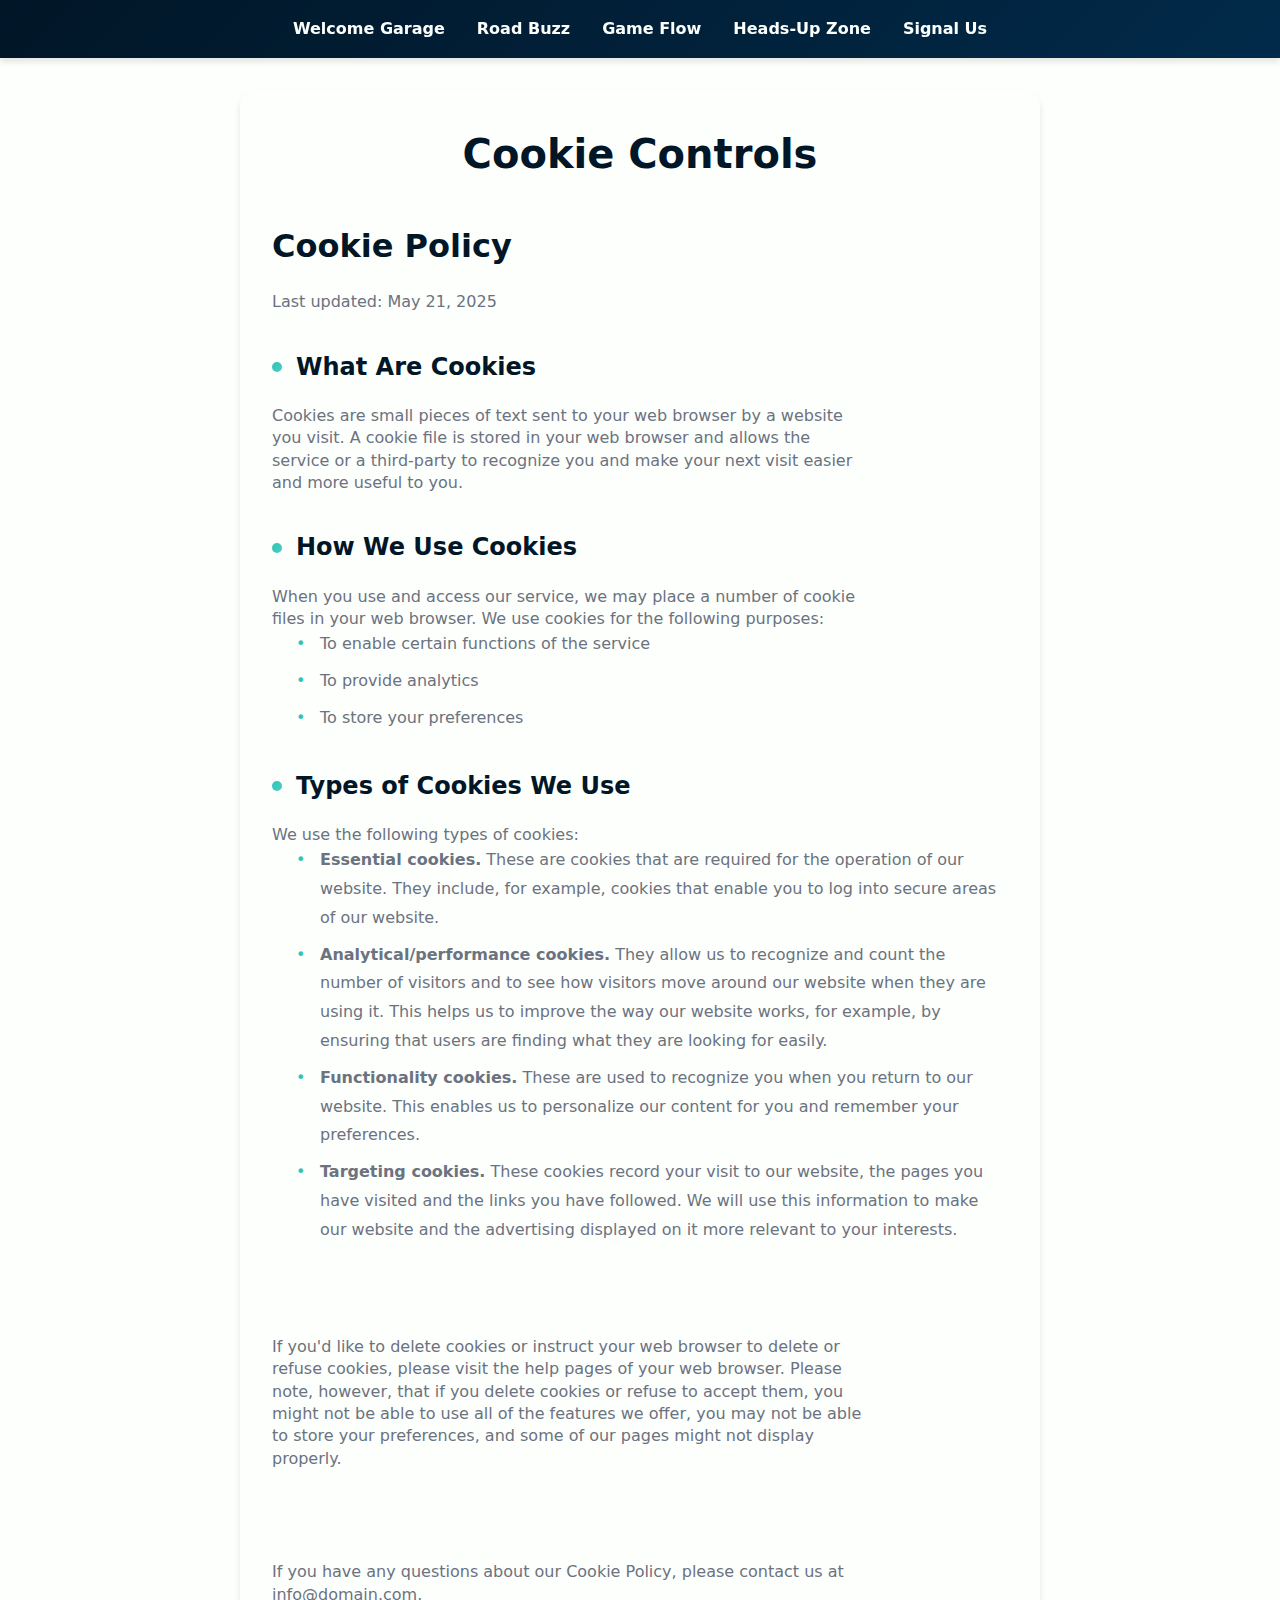
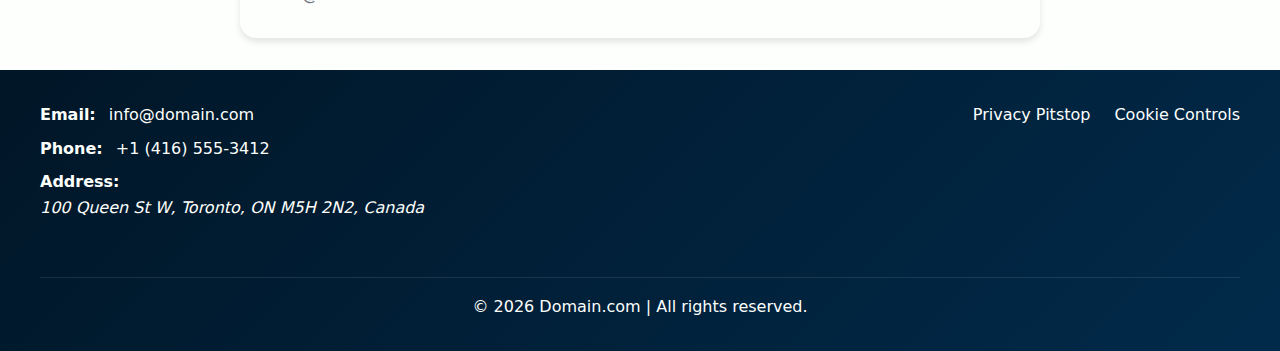
<file: cookie-controls.html>
<!DOCTYPE html>
<html lang="en">
  <head>
    <meta charset="UTF-8" />
    <meta name="viewport" content="width=device-width, initial-scale=1.0" />
    <title>Cookie Controls - Crazy Parking Jam</title>
    <link rel="stylesheet" href="css/global.css" />
    <link rel="icon" href="images/favicon.ico" />
    <script src="js/injectLayout.js" defer></script>
    <script src="js/main.js" defer></script>
  </head>
  <body>
    <div class="header-container" id="header-container"></div>

    <main class="main-content">
      <section class="cookie-container">
        <h1 class="cookie-title">Cookie Controls</h1>

        <div class="cookie-content">
          <h2 class="cookie-section-title">Cookie Policy</h2>
          <p class="cookie-text">Last updated: May 21, 2025</p>

          <h3 class="cookie-subtitle">What Are Cookies</h3>
          <p class="cookie-text">
            Cookies are small pieces of text sent to your web browser by a
            website you visit. A cookie file is stored in your web browser and
            allows the service or a third-party to recognize you and make your
            next visit easier and more useful to you.
          </p>

          <h3 class="cookie-subtitle">How We Use Cookies</h3>
          <p class="cookie-text">
            When you use and access our service, we may place a number of cookie
            files in your web browser. We use cookies for the following
            purposes:
          </p>
          <ul class="cookie-list">
            <li class="cookie-list-item">
              To enable certain functions of the service
            </li>
            <li class="cookie-list-item">To provide analytics</li>
            <li class="cookie-list-item">To store your preferences</li>
          </ul>

          <h3 class="cookie-subtitle">Types of Cookies We Use</h3>
          <p class="cookie-text">We use the following types of cookies:</p>
          <ul class="cookie-list">
            <li class="cookie-list-item">
              <strong>Essential cookies.</strong> These are cookies that are
              required for the operation of our website. They include, for
              example, cookies that enable you to log into secure areas of our
              website.
            </li>
            <li class="cookie-list-item">
              <strong>Analytical/performance cookies.</strong> They allow us to
              recognize and count the number of visitors and to see how visitors
              move around our website when they are using it. This helps us to
              improve the way our website works, for example, by ensuring that
              users are finding what they are looking for easily.
            </li>
            <li class="cookie-list-item">
              <strong>Functionality cookies.</strong> These are used to
              recognize you when you return to our website. This enables us to
              personalize our content for you and remember your preferences.
            </li>
            <li class="cookie-list-item">
              <strong>Targeting cookies.</strong> These cookies record your
              visit to our website, the pages you have visited and the links you
              have followed. We will use this information to make our website
              and the advertising displayed on it more relevant to your
              interests.
            </li>
          </ul>

          <h3 class="cookie-subtitle">Your Choices Regarding Cookies</h3>
          <p class="cookie-text">
            If you'd like to delete cookies or instruct your web browser to
            delete or refuse cookies, please visit the help pages of your web
            browser. Please note, however, that if you delete cookies or refuse
            to accept them, you might not be able to use all of the features we
            offer, you may not be able to store your preferences, and some of
            our pages might not display properly.
          </p>

          <h3 class="cookie-subtitle">Contact Us</h3>
          <p class="cookie-text">
            If you have any questions about our Cookie Policy, please contact us
            at info@domain.com.
          </p>
        </div>
      </section>
    </main>

    <div class="footer-container" id="footer-container"></div>
  </body>
</html>
</file>
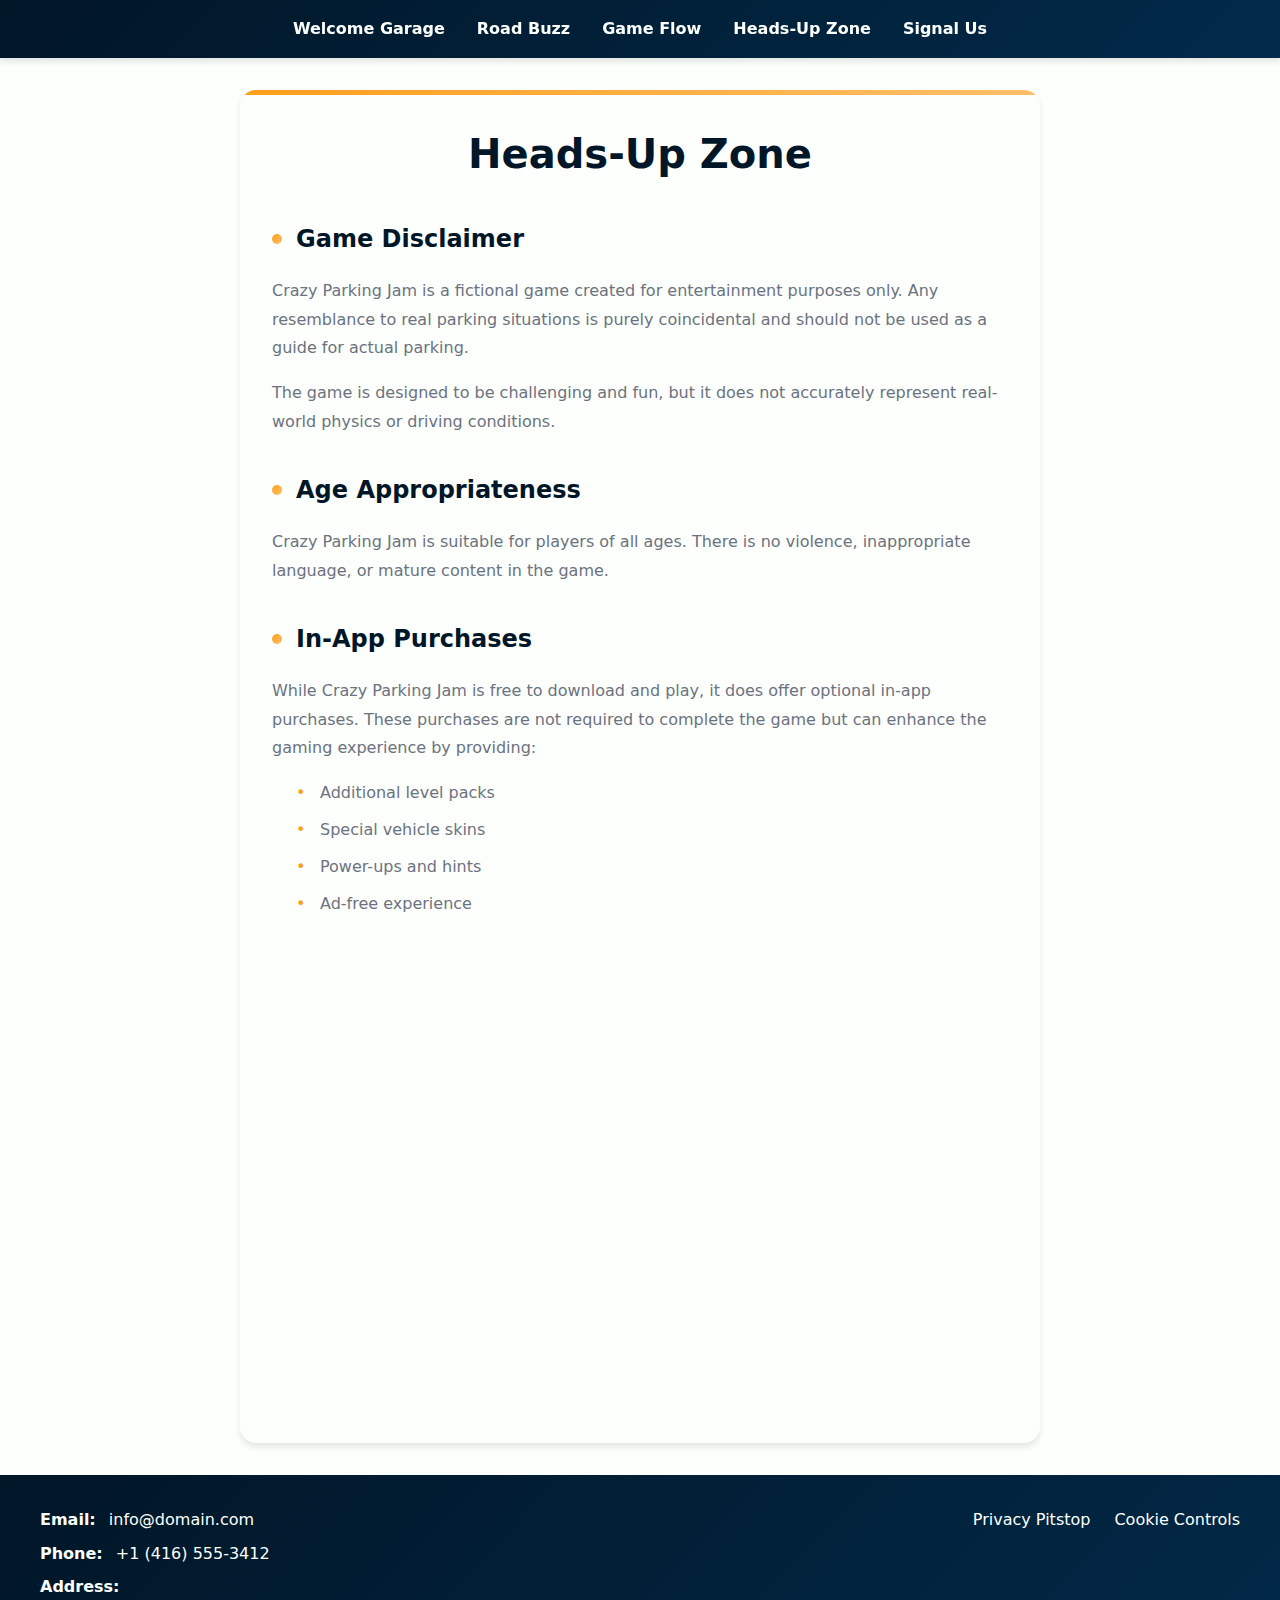
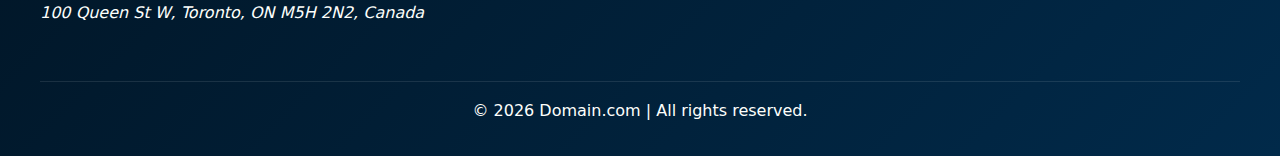
<file: heads-up-zone.html>
<!DOCTYPE html>
<html lang="en">
  <head>
    <meta charset="UTF-8" />
    <meta name="viewport" content="width=device-width, initial-scale=1.0" />
    <title>Heads-Up Zone - Crazy Parking Jam</title>
    <link rel="stylesheet" href="css/global.css" />
    <link rel="icon" href="images/favicon.ico" />
    <script src="js/injectLayout.js" defer></script>
    <script src="js/main.js" defer></script>
  </head>
  <body>
    <div class="header-container" id="header-container"></div>

    <main class="main-content">
      <section class="disclaimer-container">
        <h1 class="disclaimer-title"></h1>
        <div class="disclaimer-content"></div>
      </section>
    </main>

    <div class="footer-container" id="footer-container"></div>
  </body>
</html>
</file>
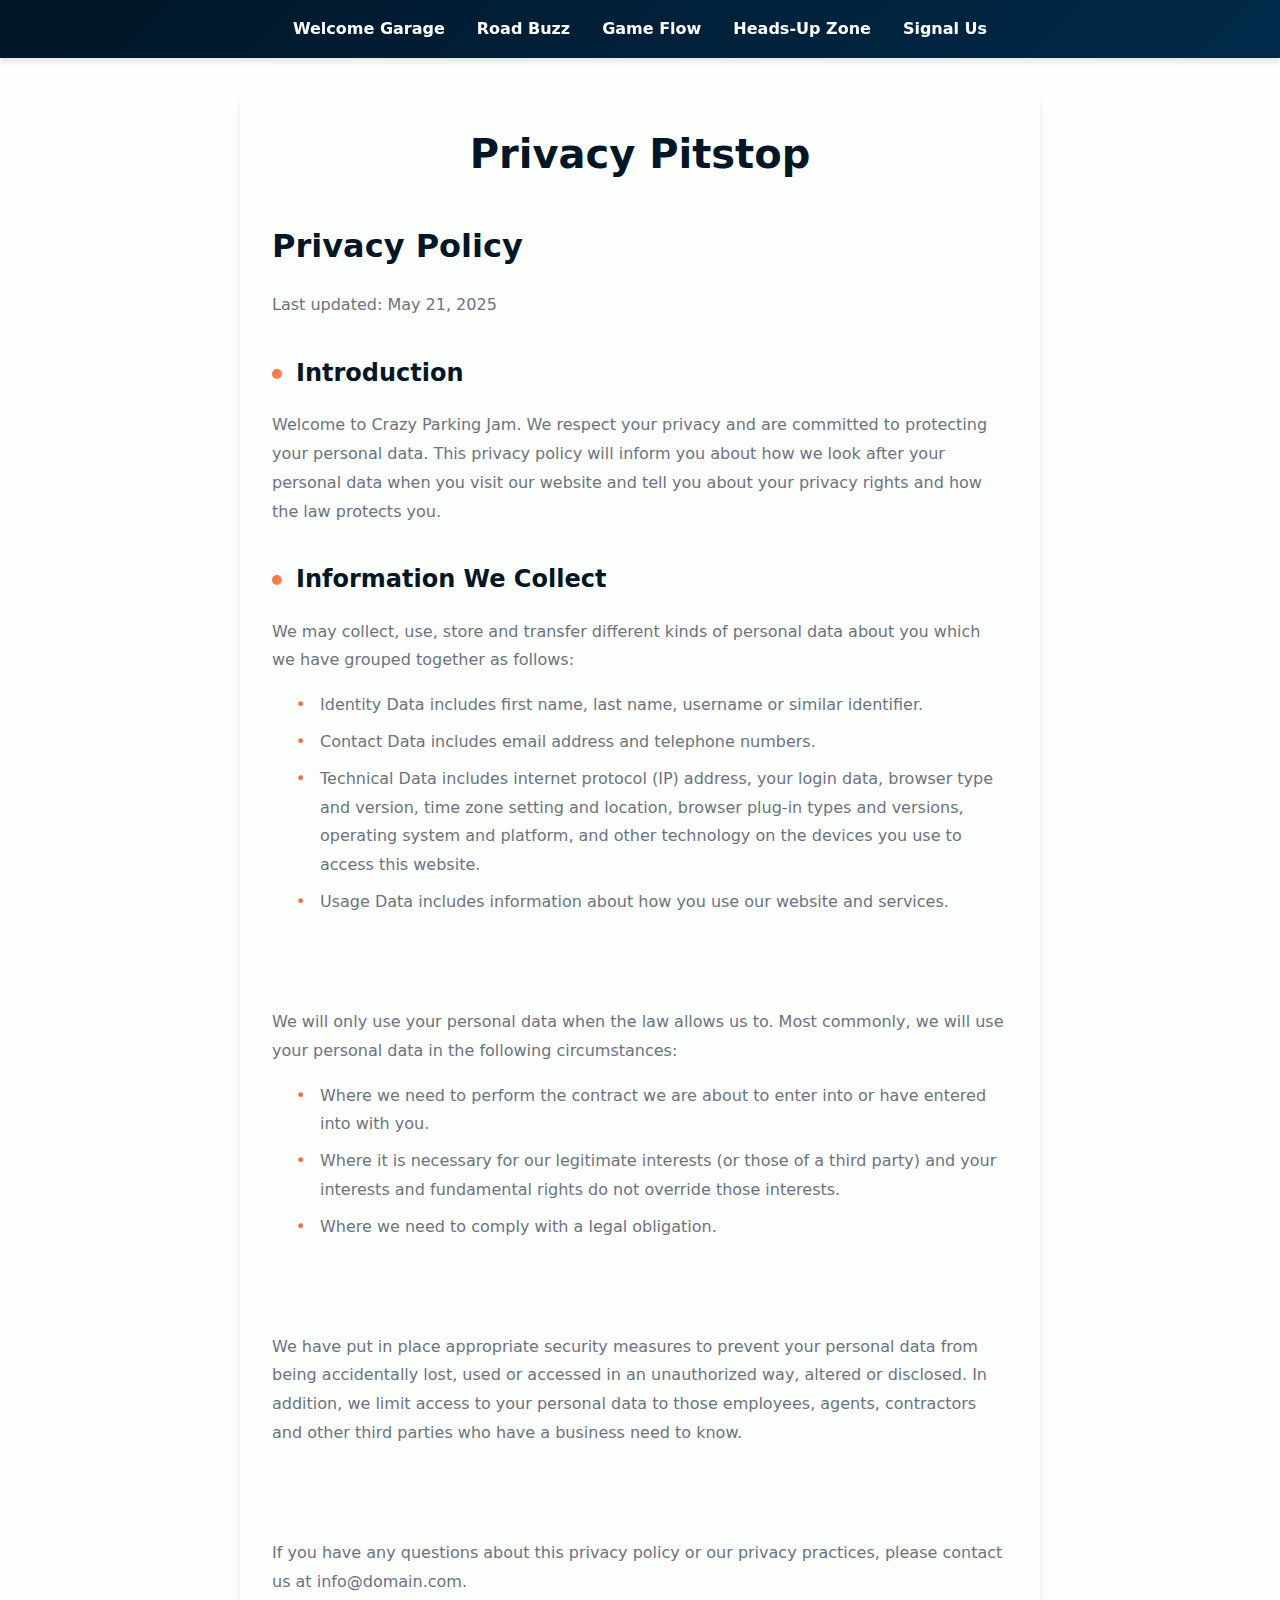
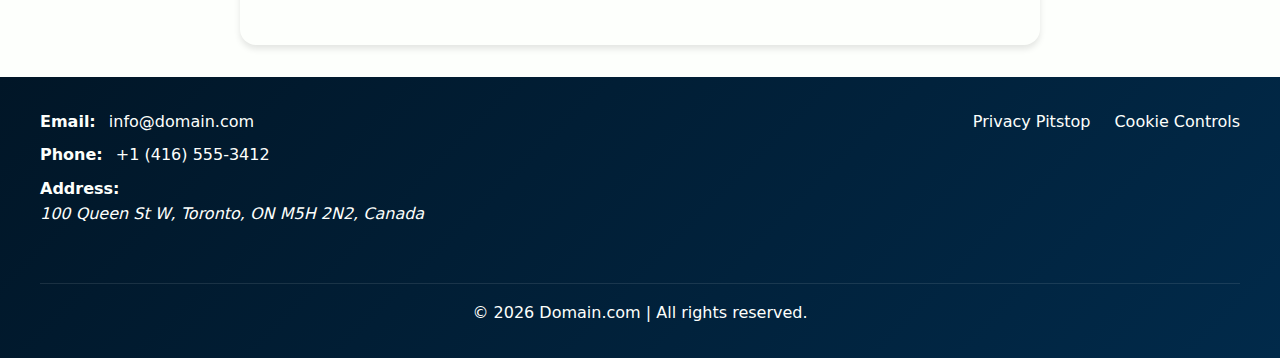
<file: privacy-pitstop.html>
<!DOCTYPE html>
<html lang="en">
  <head>
    <meta charset="UTF-8" />
    <meta name="viewport" content="width=device-width, initial-scale=1.0" />
    <title>Privacy Pitstop - Crazy Parking Jam</title>
    <link rel="stylesheet" href="css/global.css" />
    <link rel="icon" href="images/favicon.ico" />
    <script src="js/injectLayout.js" defer></script>
    <script src="js/main.js" defer></script>
  </head>
  <body>
    <div class="header-container" id="header-container"></div>

    <main class="main-content">
      <section class="privacy-container">
        <h1 class="privacy-title">Privacy Pitstop</h1>

        <div class="privacy-content">
          <h2 class="privacy-section-title">Privacy Policy</h2>
          <p class="privacy-text">Last updated: May 21, 2025</p>

          <h3 class="privacy-subtitle">Introduction</h3>
          <p class="privacy-text">
            Welcome to Crazy Parking Jam. We respect your privacy and are
            committed to protecting your personal data. This privacy policy will
            inform you about how we look after your personal data when you visit
            our website and tell you about your privacy rights and how the law
            protects you.
          </p>

          <h3 class="privacy-subtitle">Information We Collect</h3>
          <p class="privacy-text">
            We may collect, use, store and transfer different kinds of personal
            data about you which we have grouped together as follows:
          </p>
          <ul class="privacy-list">
            <li class="privacy-list-item">
              Identity Data includes first name, last name, username or similar
              identifier.
            </li>
            <li class="privacy-list-item">
              Contact Data includes email address and telephone numbers.
            </li>
            <li class="privacy-list-item">
              Technical Data includes internet protocol (IP) address, your login
              data, browser type and version, time zone setting and location,
              browser plug-in types and versions, operating system and platform,
              and other technology on the devices you use to access this
              website.
            </li>
            <li class="privacy-list-item">
              Usage Data includes information about how you use our website and
              services.
            </li>
          </ul>

          <h3 class="privacy-subtitle">How We Use Your Information</h3>
          <p class="privacy-text">
            We will only use your personal data when the law allows us to. Most
            commonly, we will use your personal data in the following
            circumstances:
          </p>
          <ul class="privacy-list">
            <li class="privacy-list-item">
              Where we need to perform the contract we are about to enter into
              or have entered into with you.
            </li>
            <li class="privacy-list-item">
              Where it is necessary for our legitimate interests (or those of a
              third party) and your interests and fundamental rights do not
              override those interests.
            </li>
            <li class="privacy-list-item">
              Where we need to comply with a legal obligation.
            </li>
          </ul>

          <h3 class="privacy-subtitle">Data Security</h3>
          <p class="privacy-text">
            We have put in place appropriate security measures to prevent your
            personal data from being accidentally lost, used or accessed in an
            unauthorized way, altered or disclosed. In addition, we limit access
            to your personal data to those employees, agents, contractors and
            other third parties who have a business need to know.
          </p>

          <h3 class="privacy-subtitle">Contact Us</h3>
          <p class="privacy-text">
            If you have any questions about this privacy policy or our privacy
            practices, please contact us at info@domain.com.
          </p>
        </div>
      </section>
    </main>

    <div class="footer-container" id="footer-container"></div>
  </body>
</html>
</file>
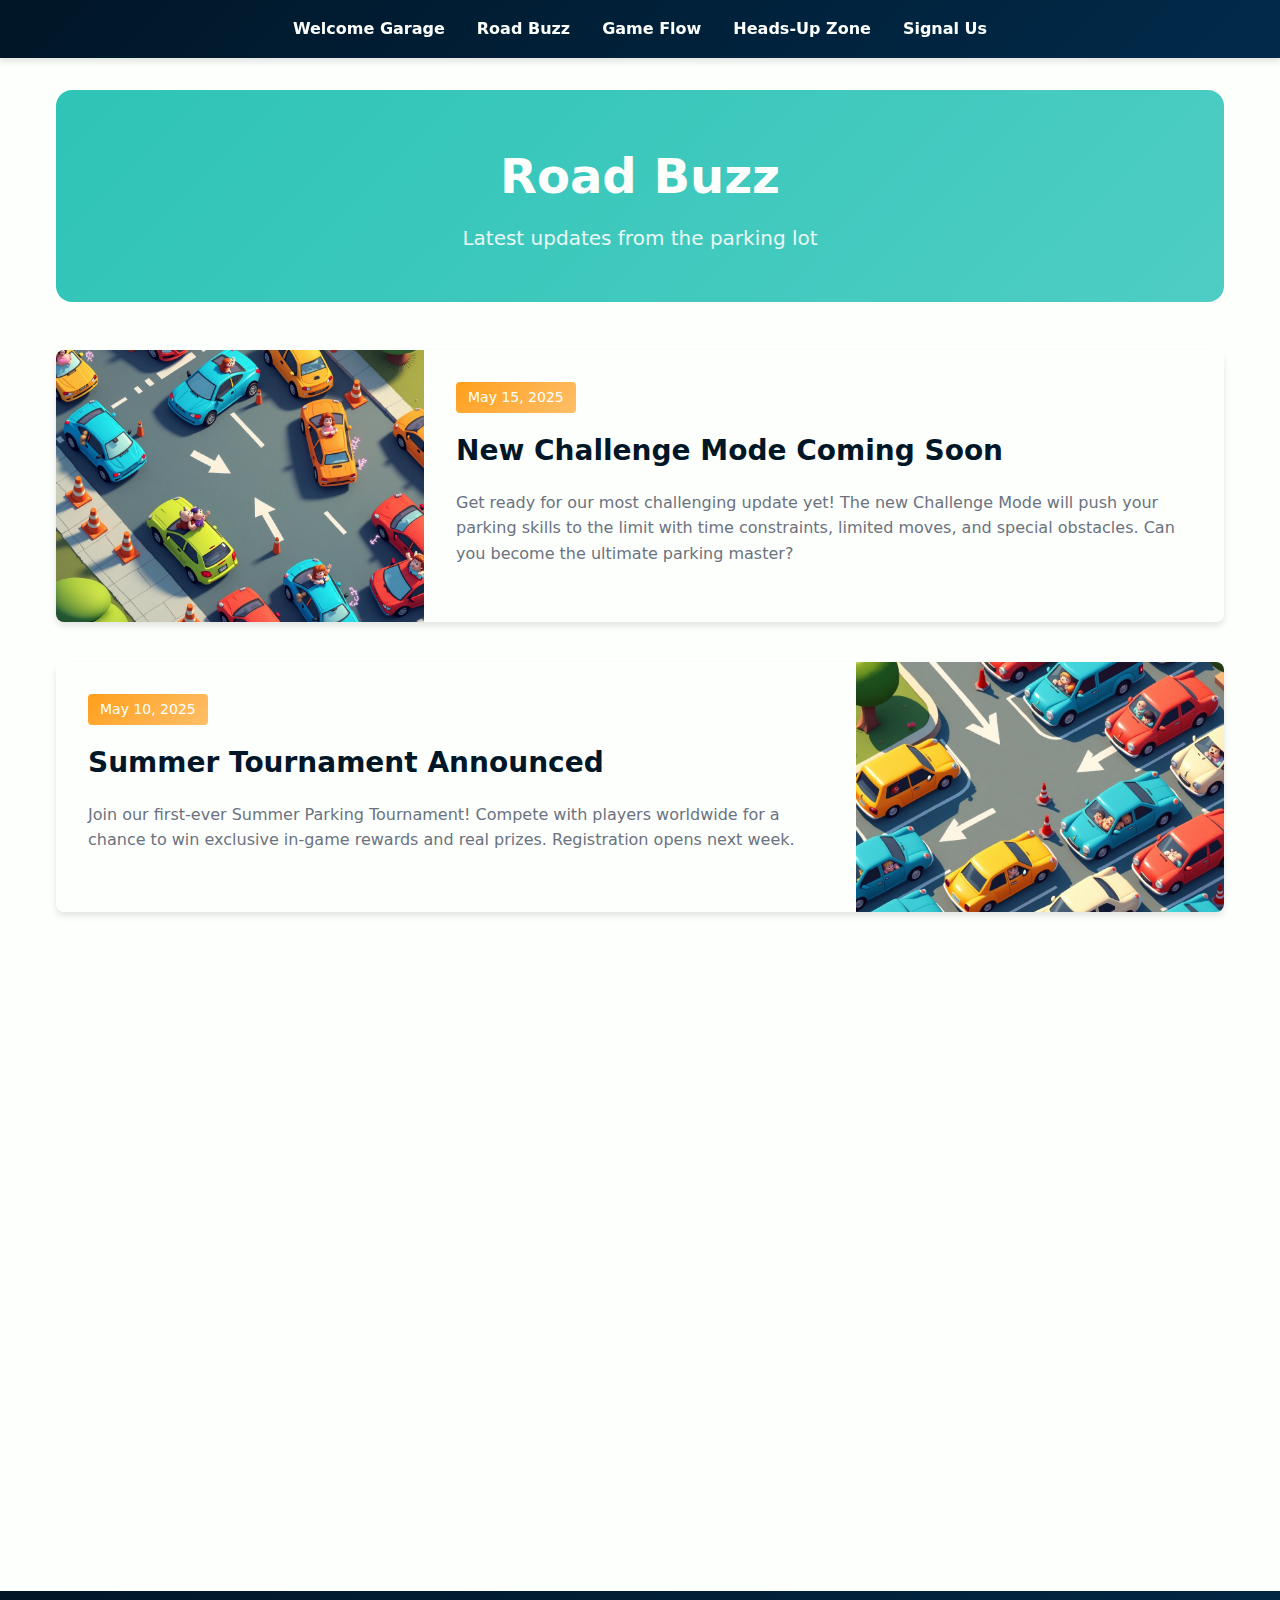
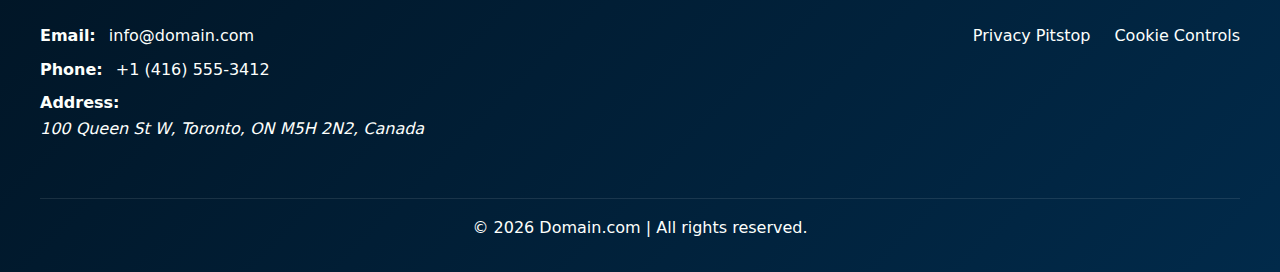
<file: road-buzz.html>
<!DOCTYPE html>
<html lang="en">
  <head>
    <meta charset="UTF-8" />
    <meta name="viewport" content="width=device-width, initial-scale=1.0" />
    <title>Road Buzz - Crazy Parking Jam</title>
    <link rel="stylesheet" href="css/global.css" />
    <link rel="icon" href="images/favicon.ico" />
    <script src="js/injectLayout.js" defer></script>
    <script src="js/main.js" defer></script>
  </head>
  <body>
    <div class="header-container" id="header-container"></div>

    <main class="main-content">
      <section class="news-hero">
        <h1 class="news-title">Road Buzz</h1>
        <p class="news-subtitle">Latest updates from the parking lot</p>
      </section>

      <section class="news-container">
        <!-- News items will be loaded from JSON -->
      </section>
    </main>

    <div class="footer-container" id="footer-container"></div>
  </body>
</html>
</file>
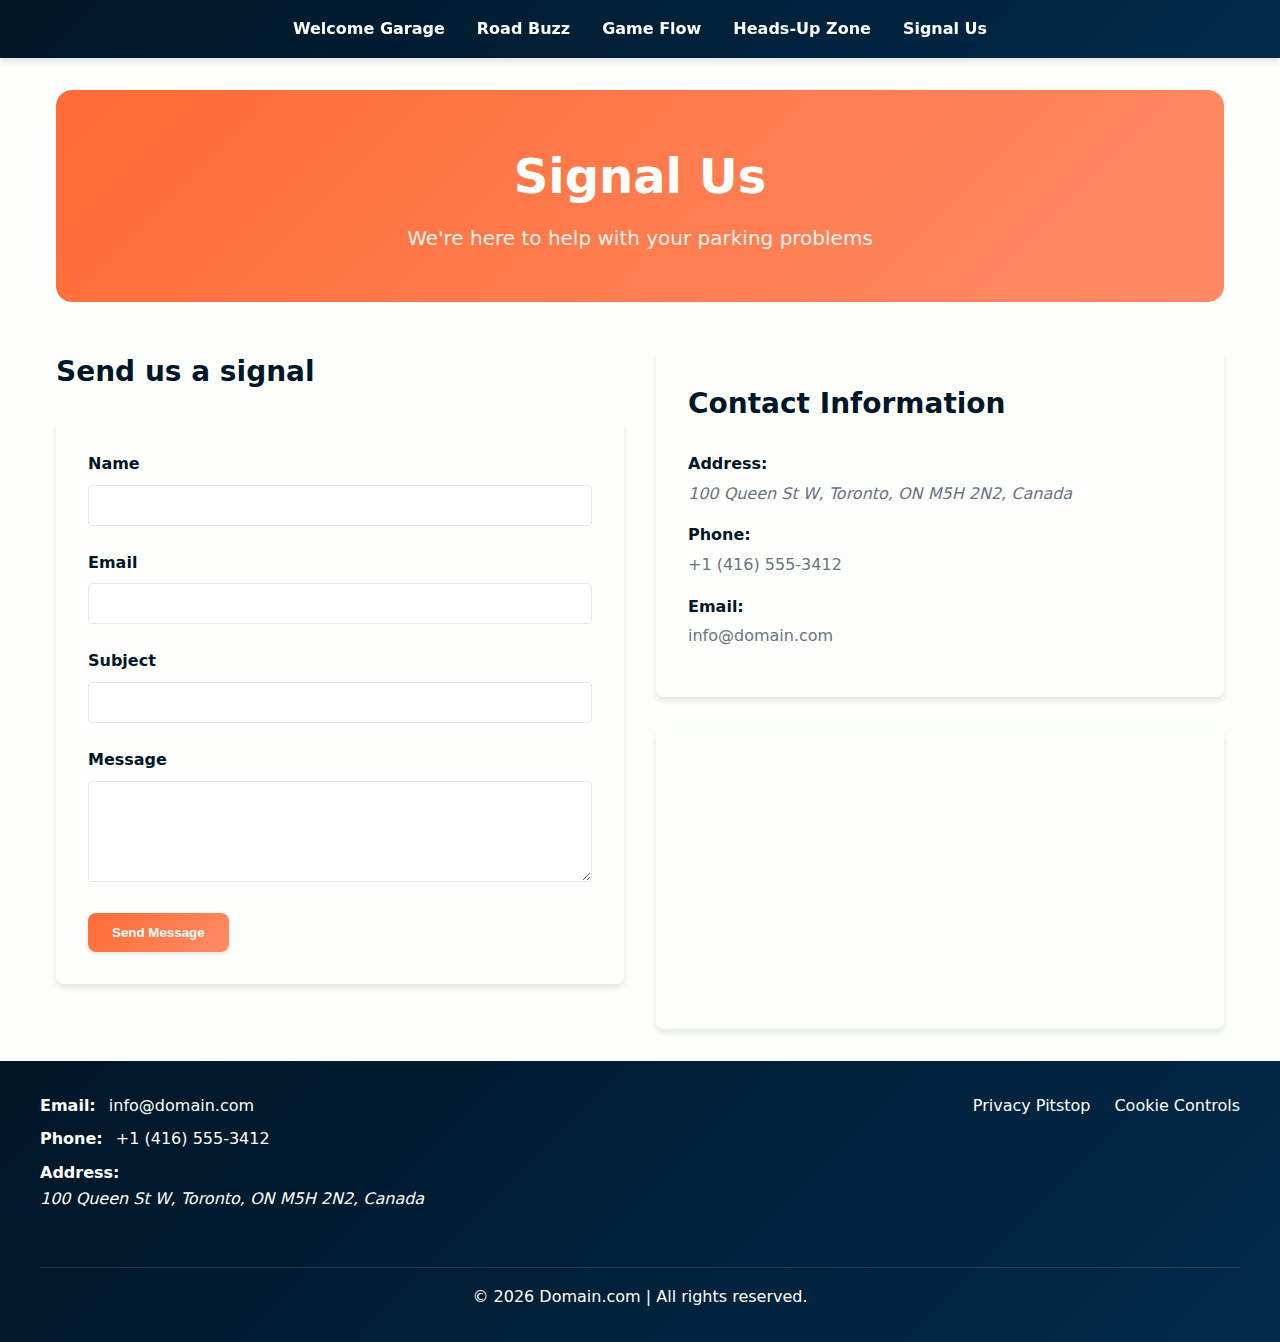
<file: signal-us.html>
<!DOCTYPE html>
<html lang="en">
  <head>
    <meta charset="UTF-8" />
    <meta name="viewport" content="width=device-width, initial-scale=1.0" />
    <title>Signal Us - Crazy Parking Jam</title>
    <link rel="stylesheet" href="css/global.css" />
    <link rel="icon" href="images/favicon.ico" />
    <script src="js/injectLayout.js" defer></script>
    <script src="js/main.js" defer></script>
  </head>
  <body>
    <div class="header-container" id="header-container"></div>

    <main class="main-content">
      <section class="contact-hero">
        <h1 class="contact-title">Signal Us</h1>
        <p class="contact-subtitle">
          We're here to help with your parking problems
        </p>
      </section>

      <section class="contact-container">
        <div class="contact-form-container">
          <h2 class="form-title">Send us a signal</h2>
          <form class="contact-form" id="contactForm">
            <div class="form-group">
              <label class="form-label" for="name">Name</label>
              <input
                class="form-input"
                type="text"
                id="name"
                name="name"
                required
              />
              <span class="error-message" id="nameError"></span>
            </div>
            <div class="form-group">
              <label class="form-label" for="email">Email</label>
              <input
                class="form-input"
                type="email"
                id="email"
                name="email"
                required
              />
              <span class="error-message" id="emailError"></span>
            </div>
            <div class="form-group">
              <label class="form-label" for="subject">Subject</label>
              <input
                class="form-input"
                type="text"
                id="subject"
                name="subject"
                required
              />
              <span class="error-message" id="subjectError"></span>
            </div>
            <div class="form-group">
              <label class="form-label" for="message">Message</label>
              <textarea
                class="form-textarea"
                id="message"
                name="message"
                rows="5"
                required
              ></textarea>
              <span class="error-message" id="messageError"></span>
            </div>
            <button class="submit-button" type="submit">Send Message</button>
          </form>
        </div>

        <div class="contact-info-container">
          <div class="contact-info">
            <h2 class="info-title">Contact Information</h2>
            <div class="info-item">
              <span class="info-label">Address:</span>
              <address class="info-value address"></address>
            </div>
            <div class="info-item">
              <span class="info-label">Phone:</span>
              <a class="info-value phone" href="tel:"></a>
            </div>
            <div class="info-item">
              <span class="info-label">Email:</span>
              <a class="info-value email" href="mailto:info@domain.com"
                >info@domain.com</a
              >
            </div>
          </div>

          <div class="map-container">
            <!-- Google Maps iframe will be loaded from JSON -->
          </div>
        </div>
      </section>
    </main>

    <div class="footer-container" id="footer-container"></div>
  </body>
</html>
</file>
<file: css/global.css>
/* Import individual page styles */
@import "welcome-garage.css";
@import "road-buzz.css";
@import "heads-up-zone.css";
@import "signal-us.css";
@import "privacy-pitstop.css";
@import "cookie-controls.css";

/* CSS Variables */
:root {
  /* Colors */
  --primary-color: #ff6b35;
  --secondary-color: #2ec4b6;
  --accent-color: #ff9f1c;
  --dark-color: #011627;
  --light-color: #fdfffc;
  --gray-color: #6b7280;
  --light-gray-color: #e5e7eb;

  /* Gradients */
  --primary-gradient: linear-gradient(135deg, var(--primary-color), #ff8c66);
  --secondary-gradient: linear-gradient(
    135deg,
    var(--secondary-color),
    #4ecdc4
  );
  --accent-gradient: linear-gradient(135deg, var(--accent-color), #ffbf69);
  --dark-gradient: linear-gradient(135deg, var(--dark-color), #012a4a);

  /* Shadows */
  --small-shadow: 0 2px 4px rgba(0, 0, 0, 0.1);
  --medium-shadow: 0 4px 6px rgba(0, 0, 0, 0.1);
  --large-shadow: 0 10px 15px rgba(0, 0, 0, 0.1);

  /* Transitions */
  --fast-transition: all 0.2s ease;
  --medium-transition: all 0.3s ease;
  --slow-transition: all 0.5s ease;

  /* Border Radius */
  --small-radius: 4px;
  --medium-radius: 8px;
  --large-radius: 16px;
  --round-radius: 50%;
}

/* Reset and Base Styles */
* {
  margin: 0;
  padding: 0;
  box-sizing: border-box;
  scroll-behavior: smooth;
}

body {
  font-family: "Segoe UI", "Helvetica Neue", "Inter", "Tahoma", system-ui,
    sans-serif;
  line-height: 1.6;
  color: var(--dark-color);
  background-color: var(--light-color);
}

/* Common Layout Styles */
.main-content {
  min-height: calc(100vh - 160px);
  padding: 2rem 1rem;
  max-width: 1200px;
  margin: 0 auto;
}

/* Header Styles */
.header {
  background: var(--dark-gradient);
  padding: 1rem;
  position: sticky;
  top: 0;
  z-index: 100;
  box-shadow: var(--medium-shadow);
}

.navigation {
  max-width: 1200px;
  margin: 0 auto;
}

.nav-list {
  display: flex;
  justify-content: center;
  flex-wrap: wrap;
  list-style: none;
}

.nav-item {
  margin: 0 1rem;
}

.nav-link {
  color: var(--light-color);
  text-decoration: none;
  font-weight: 600;
  padding: 0.5rem 0;
  position: relative;
  transition: var(--medium-transition);
}

.nav-link:after {
  content: "";
  position: absolute;
  width: 0;
  height: 2px;
  bottom: 0;
  left: 0;
  background-color: var(--accent-color);
  transition: var(--medium-transition);
}

.nav-link:hover {
  color: var(--accent-color);
}

.nav-link:hover:after {
  width: 100%;
}

/* Footer Styles */
.footer {
  background: var(--dark-gradient);
  color: var(--light-color);
  padding: 2rem 1rem;
}

.footer-content {
  max-width: 1200px;
  margin: 0 auto;
}

.footer-info {
  display: flex;
  justify-content: space-between;
  flex-wrap: wrap;
  margin-bottom: 2rem;
}

.footer-contact {
  flex: 1;
  min-width: 300px;
  margin-bottom: 1rem;
}

.contact-item {
  margin-bottom: 0.5rem;
}

.contact-label {
  font-weight: 600;
  margin-right: 0.5rem;
}

.contact-value {
  color: var(--light-color);
  text-decoration: none;
  transition: var(--fast-transition);
}

.contact-value:hover {
  color: var(--accent-color);
}

.footer-links {
  display: flex;
  flex-wrap: wrap;
}

.footer-link {
  color: var(--light-color);
  text-decoration: none;
  margin-left: 1.5rem;
  transition: var(--fast-transition);
}

.footer-link:hover {
  color: var(--accent-color);
}

.footer-copyright {
  border-top: 1px solid rgba(255, 255, 255, 0.1);
  padding-top: 1rem;
  text-align: center;
}

/* Responsive Styles */
@media (max-width: 768px) {
  .nav-list {
    flex-direction: column;
    align-items: center;
  }

  .nav-item {
    margin: 0.5rem 0;
  }

  .footer-info {
    flex-direction: column;
  }

  .footer-links {
    margin-top: 1rem;
    justify-content: flex-start;
  }

  .footer-link {
    margin: 0 1rem 0 0;
  }
}

/* Button Styles */
.cta-button,
.submit-button {
  background: var(--primary-gradient);
  color: var(--light-color);
  border: none;
  padding: 0.75rem 1.5rem;
  border-radius: var(--medium-radius);
  font-weight: 600;
  cursor: pointer;
  transition: var(--medium-transition);
  box-shadow: var(--small-shadow);
}

.cta-button:hover,
.submit-button:hover {
  transform: translateY(-2px);
  box-shadow: var(--medium-shadow);
}

.cta-button:active,
.submit-button:active {
  transform: translateY(0);
}

/* Form Styles */
.form-group {
  margin-bottom: 1.5rem;
}

.form-label {
  display: block;
  margin-bottom: 0.5rem;
  font-weight: 600;
}

.form-input,
.form-textarea {
  width: 100%;
  padding: 0.75rem;
  border: 1px solid var(--light-gray-color);
  border-radius: var(--small-radius);
  transition: var(--fast-transition);
}

.form-input:focus,
.form-textarea:focus {
  outline: none;
  border-color: var(--secondary-color);
  box-shadow: 0 0 0 2px rgba(46, 196, 182, 0.2);
}

.error-message {
  color: #e53e3e;
  font-size: 0.875rem;
  margin-top: 0.25rem;
  display: none;
}

/* Section Styles */
.section-title {
  font-size: 2rem;
  margin-bottom: 2rem;
  text-align: center;
  position: relative;
  padding-bottom: 0.5rem;
}

.section-title:after {
  content: "";
  position: absolute;
  width: 60px;
  height: 3px;
  background: var(--primary-gradient);
  bottom: 0;
  left: 50%;
  transform: translateX(-50%);
}

.cookie-bar {
  position: fixed;
  bottom: 0;
  left: 0;
  width: 100%;
  background: var(--primary-gradient);
  color: var(--light-color);
  padding: 1rem;
  box-shadow: var(--medium-shadow);
  display: flex;
  flex-direction: column;
  align-items: center;
  gap: 0.75rem;
  z-index: 1000;
  animation: slide-up 0.5s ease-out forwards;
}

.cookie-text {
  margin: 0;
  font-size: 1rem;
  text-align: center;
  max-width: 600px;
  line-height: 1.4;
}

.cookie-text a {
  color: var(--secondary-color);
  text-decoration: underline;
  transition: var(--fast-transition);
}
.cookie-text a:hover {
  color: var(--light-color);
}

.cookie-btn {
  background: var(--secondary-gradient);
  color: var(--light-color);
  border: none;
  padding: 0.5rem 1.5rem;
  font-size: 1rem;
  border-radius: var(--medium-radius);
  cursor: pointer;
  transition: var(--medium-transition);
}
.cookie-btn:hover {
  background: var(--accent-gradient);
  color: var(--dark-color);
}

@keyframes slide-up {
  from {
    transform: translateY(100%);
  }
  to {
    transform: translateY(0);
  }
}

/* Адаптивность */
@media (min-width: 480px) {
  .cookie-bar {
    width: 450px;
    flex-direction: row;
    justify-content: space-between;
    padding: 1rem 2rem;
  }

  .cookie-text {
    text-align: left;
  }
}
</file>
